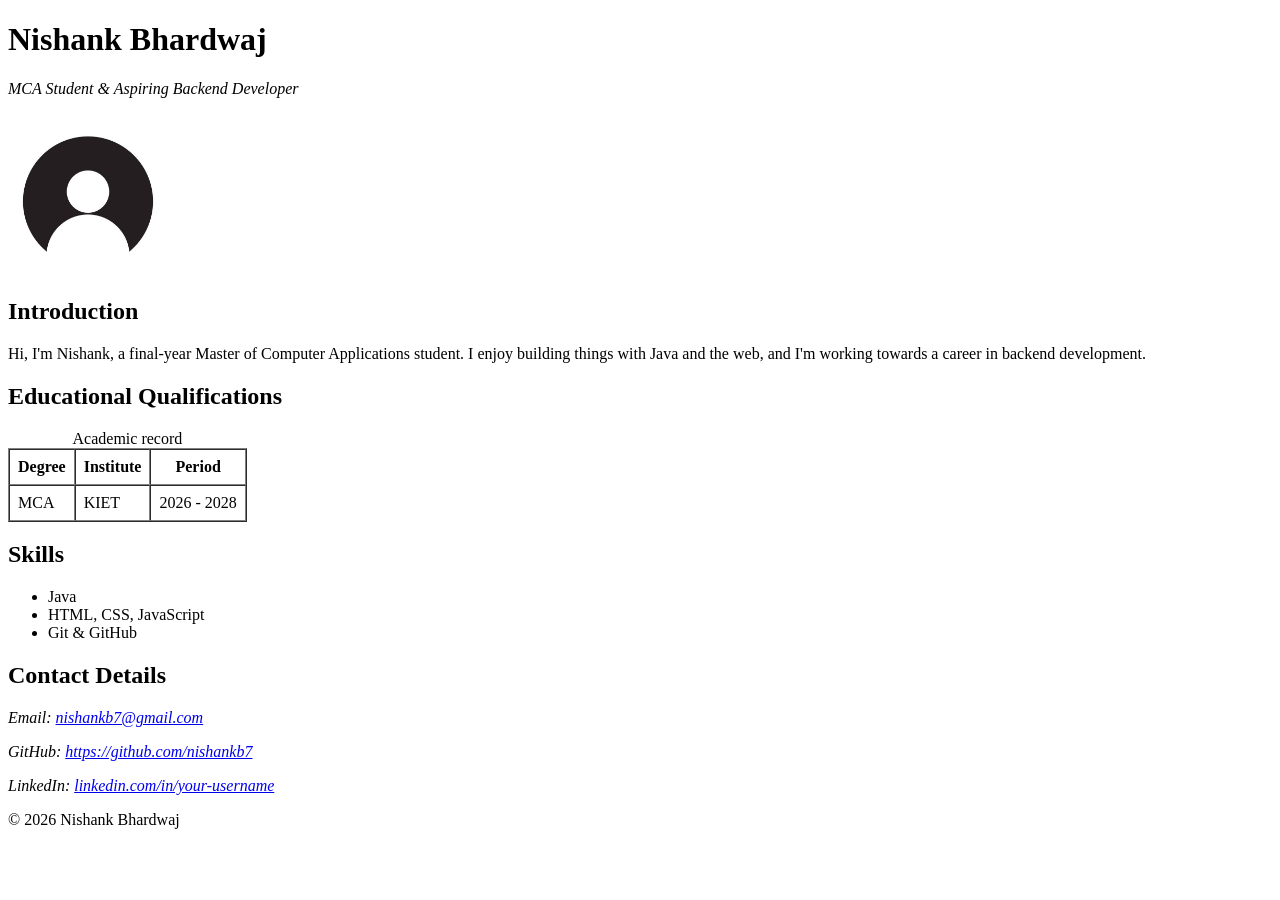
<file: q01-profile/index.html>
<!DOCTYPE html>
<html lang="en">
<head>
  <meta charset="UTF-8">
  <meta name="viewport" content="width=device-width, initial-scale=1.0">
  <meta name="description" content="Personal profile of Nishank Bhardwaj, MCA student: introduction, education and contact details.">
  <meta name="keywords" content="Nishank Bhardwaj, profile, MCA, student, developer">
  <meta name="author" content="Nishank Bhardwaj">
  <title>Nishank Bhardwaj | Personal Profile</title>
</head>
<body>

  <header>
    <h1>Nishank Bhardwaj</h1>
    <p><em>MCA Student &amp; Aspiring Backend Developer</em></p>
    <img src="profile.jpg" alt="Portrait of Nishank Bhardwaj" width="160" height="160">
  </header>

  <main>
    <section id="intro">
      <h2>Introduction</h2>
      <article>
        <p>
          Hi, I'm Nishank, a final-year Master of Computer Applications student.
          I enjoy building things with Java and the web, and I'm working towards
          a career in backend development.
        </p>
      </article>
    </section>

    <section id="education">
      <h2>Educational Qualifications</h2>
      <table border="1" cellpadding="8" cellspacing="0">
        <caption>Academic record</caption>
        <thead>
          <tr><th scope="col">Degree</th><th scope="col">Institute</th><th scope="col">Period</th></tr>
        </thead>
        <tbody>
          <tr><td>MCA</td><td>KIET</td><td>2026 - 2028</td></tr>
        </tbody>
      </table>
    </section>

    <section id="skills">
      <h2>Skills</h2>
      <article>
        <ul>
          <li>Java</li>
          <li>HTML, CSS, JavaScript</li>
          <li>Git &amp; GitHub</li>
        </ul>
      </article>
    </section>

    <section id="contact">
      <h2>Contact Details</h2>
      <address>
        <p>Email: <a href="mailto:nishankb7@gmail.com">nishankb7@gmail.com</a></p>
        <p>GitHub: <a href="https://github.com/nishankb7" target="_blank" rel="noopener">https://github.com/nishankb7</a></p>
        <p>LinkedIn: <a href="https://www.linkedin.com/in/nishank-bhardwaj-39595417a/" target="_blank" rel="noopener">linkedin.com/in/your-username</a></p>
      </address>
    </section>
  </main>

  <footer>
    <p>&copy; 2026 Nishank Bhardwaj</p>
  </footer>

</body>
</html>
</file>
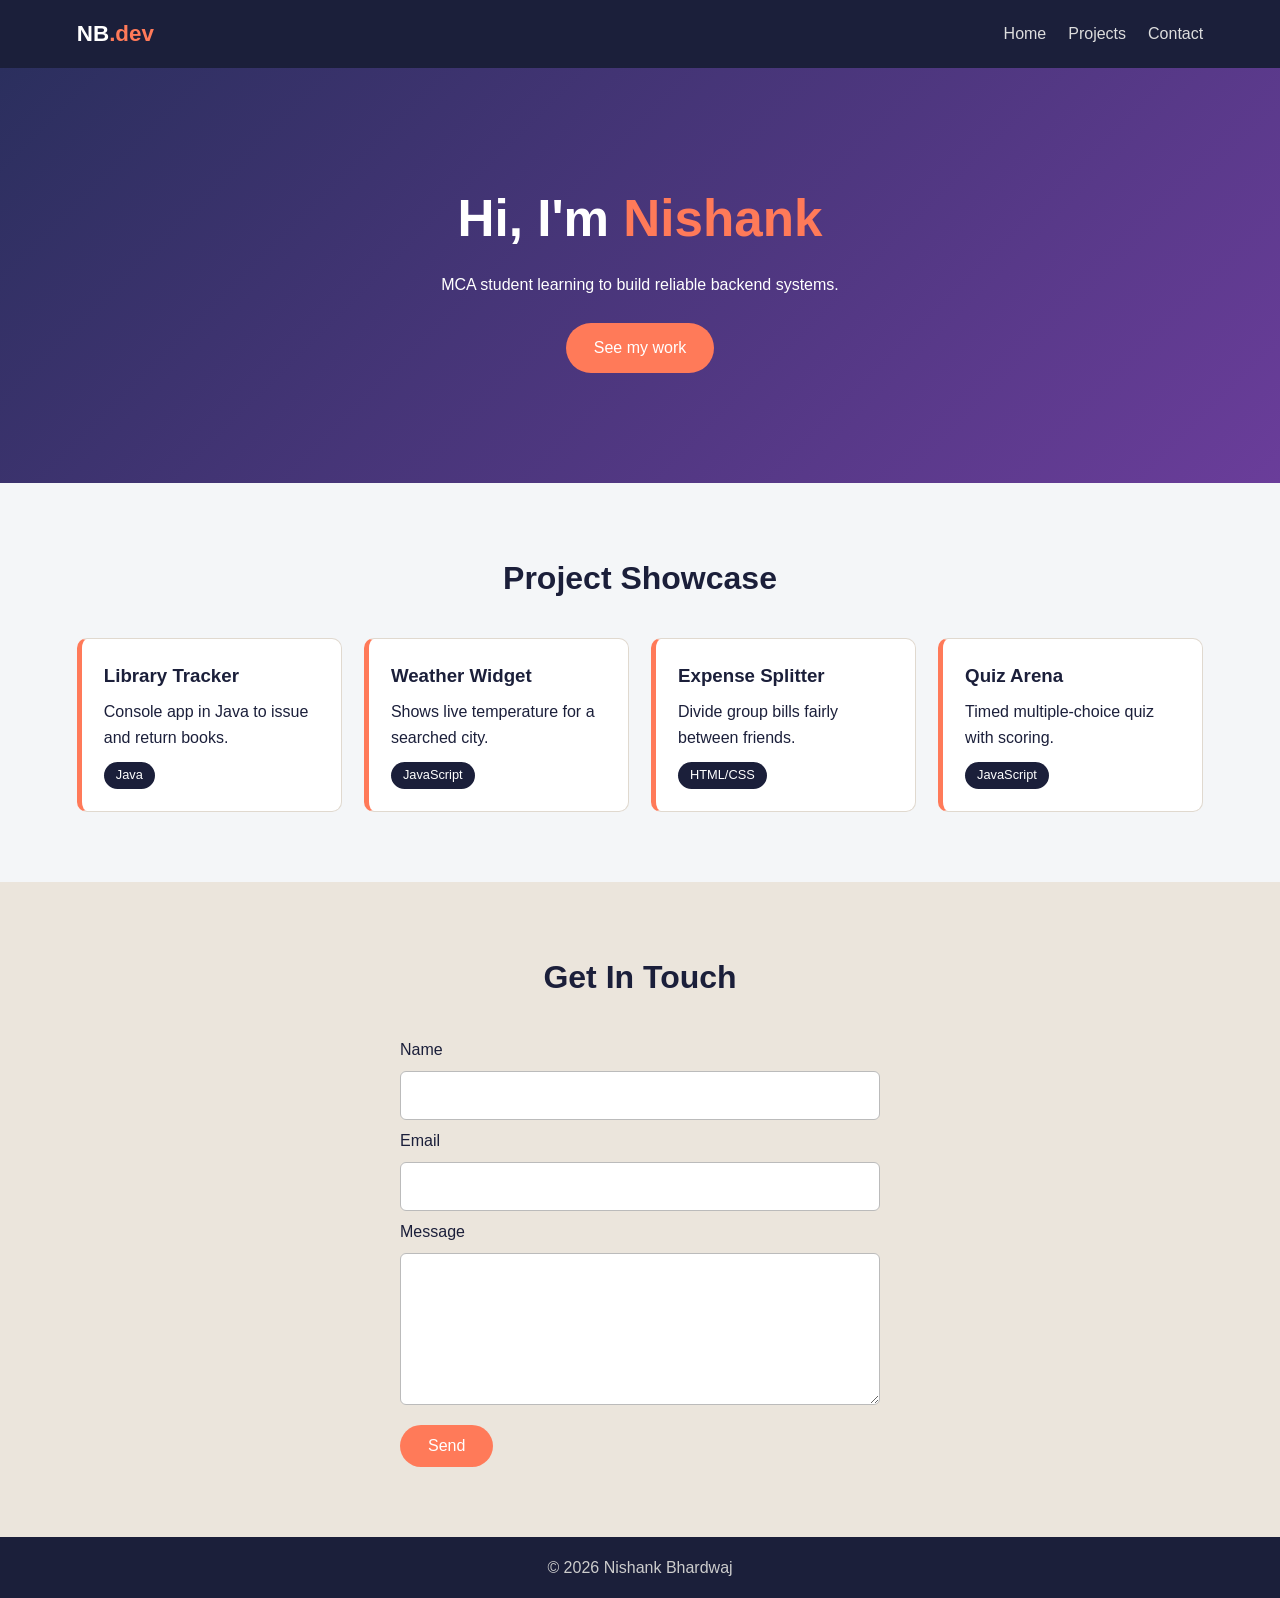
<file: q03-portfolio/index.html>
<!DOCTYPE html>
<html lang="en">
<head>
  <meta charset="UTF-8">
  <meta name="viewport" content="width=device-width, initial-scale=1.0">
  <title>Nishank Bhardwaj | Portfolio</title>
  <link rel="stylesheet" href="style.css">
</head>
<body>
  <header class="topbar">
    <a href="#top" class="brand">NB<span>.dev</span></a>
    <nav>
      <ul class="menu">
        <li><a href="#top">Home</a></li>
        <li><a href="#work">Projects</a></li>
        <li><a href="#reach-me">Contact</a></li>
      </ul>
    </nav>
  </header>

  <section class="banner" id="top">
    <h1>Hi, I'm <em>Nishank</em></h1>
    <p>MCA student learning to build reliable backend systems.</p>
    <a class="btn" href="#work">See my work</a>
  </section>

  <section class="block" id="work">
    <h2>Project Showcase</h2>
    <div class="gallery">
      <article class="tile">
        <h3>Library Tracker</h3>
        <p>Console app in Java to issue and return books.</p>
        <span class="tag">Java</span>
      </article>
      <article class="tile">
        <h3>Weather Widget</h3>
        <p>Shows live temperature for a searched city.</p>
        <span class="tag">JavaScript</span>
      </article>
      <article class="tile">
        <h3>Expense Splitter</h3>
        <p>Divide group bills fairly between friends.</p>
        <span class="tag">HTML/CSS</span>
      </article>
      <article class="tile">
        <h3>Quiz Arena</h3>
        <p>Timed multiple-choice quiz with scoring.</p>
        <span class="tag">JavaScript</span>
      </article>
    </div>
  </section>

  <section class="block alt" id="reach-me">
    <h2>Get In Touch</h2>
    <form class="contact-form" onsubmit="event.preventDefault(); alert('Thanks! (demo form)'); this.reset();">
      <label for="n">Name</label>
      <input id="n" type="text" required>
      <label for="e">Email</label>
      <input id="e" type="email" required>
      <label for="m">Message</label>
      <textarea id="m" rows="5" required></textarea>
      <button type="submit" class="btn">Send</button>
    </form>
  </section>

  <footer class="foot">&copy; 2026 Nishank Bhardwaj</footer>
</body>
</html>
</file>
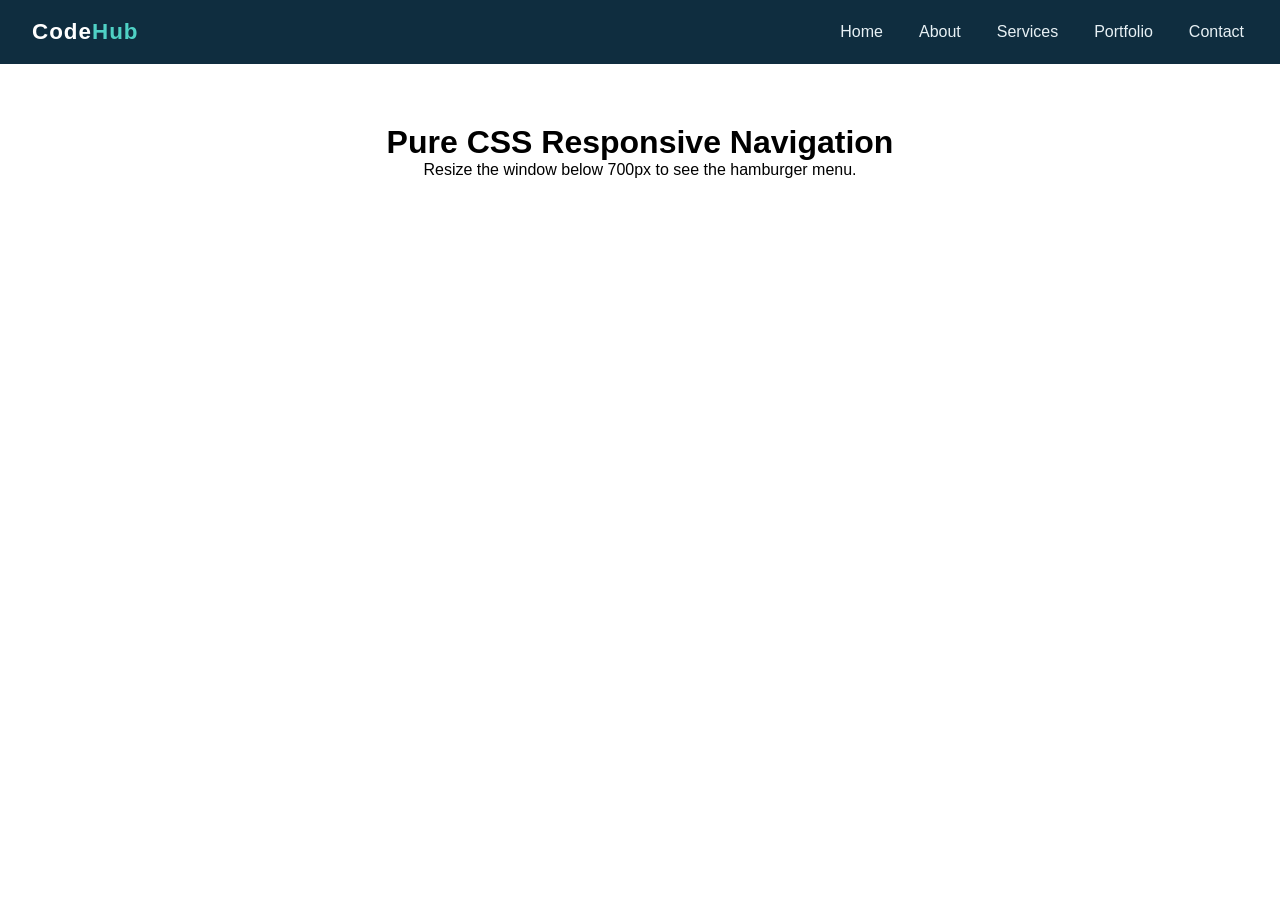
<file: q04-navbar/index.html>
<!DOCTYPE html>
<html lang="en">
<head>
  <meta charset="UTF-8">
  <meta name="viewport" content="width=device-width, initial-scale=1.0">
  <title>Responsive Navbar</title>
  <style>
    * { margin:0; padding:0; box-sizing:border-box; }
    body { font-family:Verdana, sans-serif; }

    .navbar {
      position:relative;
      display:flex; justify-content:space-between; align-items:center;
      padding:0 32px; height:64px;
      background:#0f2d3f; color:#fff;
    }
    .site-title { font-size:1.4rem; font-weight:bold; letter-spacing:1px; }
    .site-title b { color:#4fd1c5; }

    .links { display:flex; gap:28px; list-style:none; }
    .links a { color:#e8f1f5; text-decoration:none; padding:8px 4px; transition:color .25s, border-color .25s; border-bottom:2px solid transparent; }
    .links a:hover { color:#4fd1c5; border-bottom-color:#4fd1c5; }

    #toggle { display:none; }
    .burger { display:none; cursor:pointer; flex-direction:column; gap:5px; }
    .burger span { width:26px; height:3px; background:#fff; border-radius:2px; }

    @media (max-width:700px) {
      .navbar { padding:0 18px; }
      .burger { display:flex; }
      .links {
        display:none; flex-direction:column; gap:0;
        position:absolute; top:64px; left:0; right:0;
        background:#143a50; text-align:center;
      }
      .links li a { display:block; padding:16px; border-bottom:1px solid #1e4d68; }
      #toggle:checked ~ .links { display:flex; }
    }

    .hero { padding:60px 32px; text-align:center; }
  </style>
</head>
<body>
  <nav class="navbar">
    <div class="site-title">Code<b>Hub</b></div>

    <input type="checkbox" id="toggle">
    <label for="toggle" class="burger" aria-label="Toggle menu"><span></span><span></span><span></span></label>

    <ul class="links">
      <li><a href="#">Home</a></li>
      <li><a href="#">About</a></li>
      <li><a href="#">Services</a></li>
      <li><a href="#">Portfolio</a></li>
      <li><a href="#">Contact</a></li>
    </ul>
  </nav>

  <main class="hero">
    <h1>Pure CSS Responsive Navigation</h1>
    <p>Resize the window below 700px to see the hamburger menu.</p>
  </main>
</body>
</html>
</file>
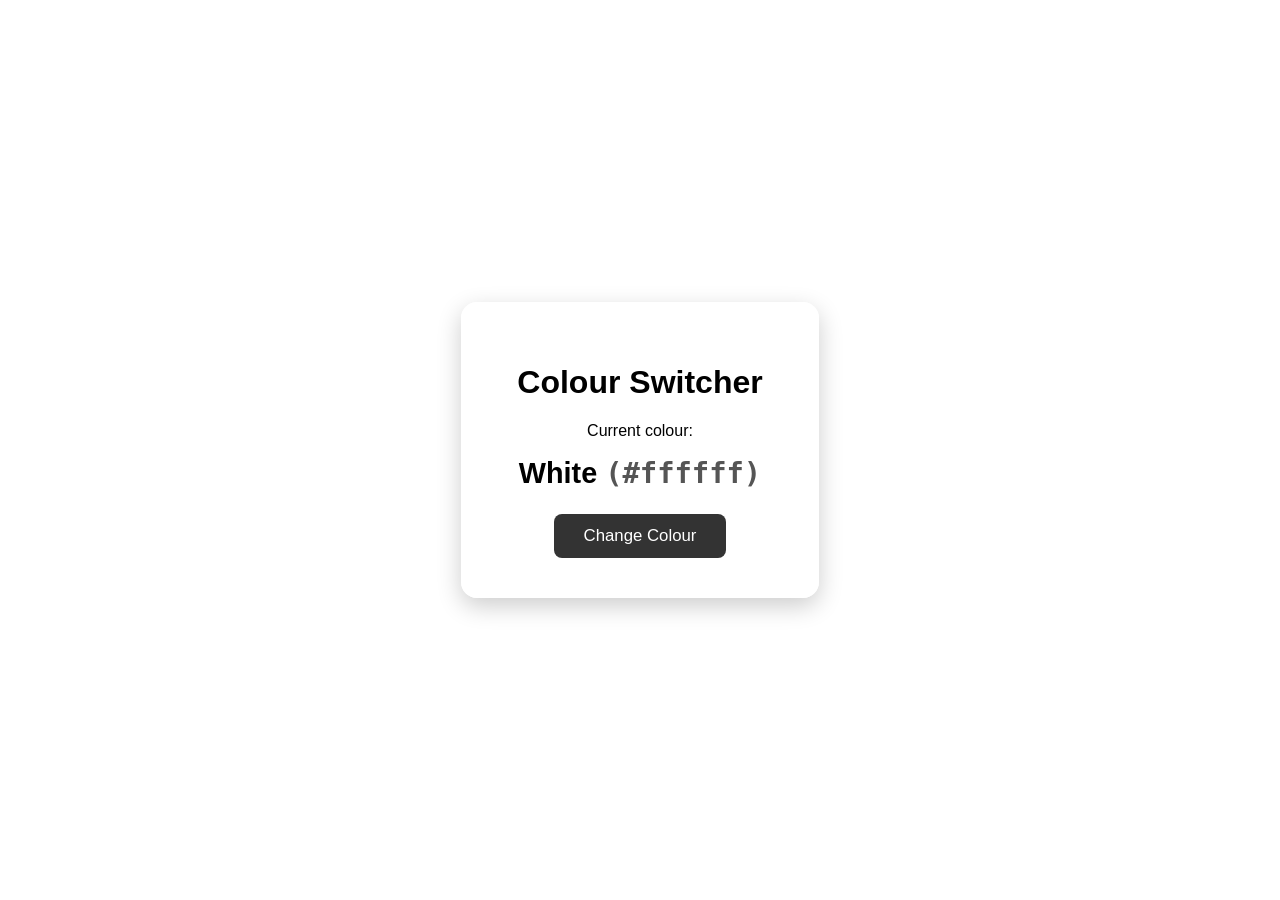
<file: q05-color-changer/index.html>
<!DOCTYPE html>
<html lang="en">
<head>
  <meta charset="UTF-8">
  <meta name="viewport" content="width=device-width, initial-scale=1.0">
  <title>Colour Switcher</title>
  <style>
    body { margin:0; min-height:100vh; display:grid; place-items:center; font-family:"Trebuchet MS", sans-serif; background:#ffffff; transition:background .6s; }
    .panel { background:rgba(255,255,255,.85); padding:40px 56px; border-radius:16px; text-align:center; box-shadow:0 8px 24px rgba(0,0,0,.2); }
    #label { font-size:1.8rem; font-weight:bold; margin:16px 0 24px; }
    #hex { font-family:monospace; color:#555; }
    button { padding:12px 30px; font-size:1.05rem; border:0; border-radius:8px; background:#333; color:#fff; cursor:pointer; }
    button:hover { background:#000; }
  </style>
</head>
<body>
  <div class="panel">
    <h1>Colour Switcher</h1>
    <p>Current colour:</p>
    <div id="label">White <span id="hex">(#ffffff)</span></div>
    <button id="btn">Change Colour</button>
  </div>

  <script>
    const palette = [
      { name: "Tomato",     code: "#ff6347" },
      { name: "Sky Blue",   code: "#87ceeb" },
      { name: "Lime Green", code: "#32cd32" },
      { name: "Gold",       code: "#ffd700" },
      { name: "Orchid",     code: "#da70d6" },
      { name: "Coral",      code: "#ff7f50" },
      { name: "Teal",       code: "#20b2aa" }
    ];
    let position = -1;

    const label = document.getElementById("label");
    const button = document.getElementById("btn");

    button.addEventListener("click", () => {
      position = (position + 1) % palette.length;
      const { name, code } = palette[position];
      document.body.style.background = code;
      label.innerHTML = `${name} <span id="hex">(${code})</span>`;
    });
  </script>
</body>
</html>
</file>
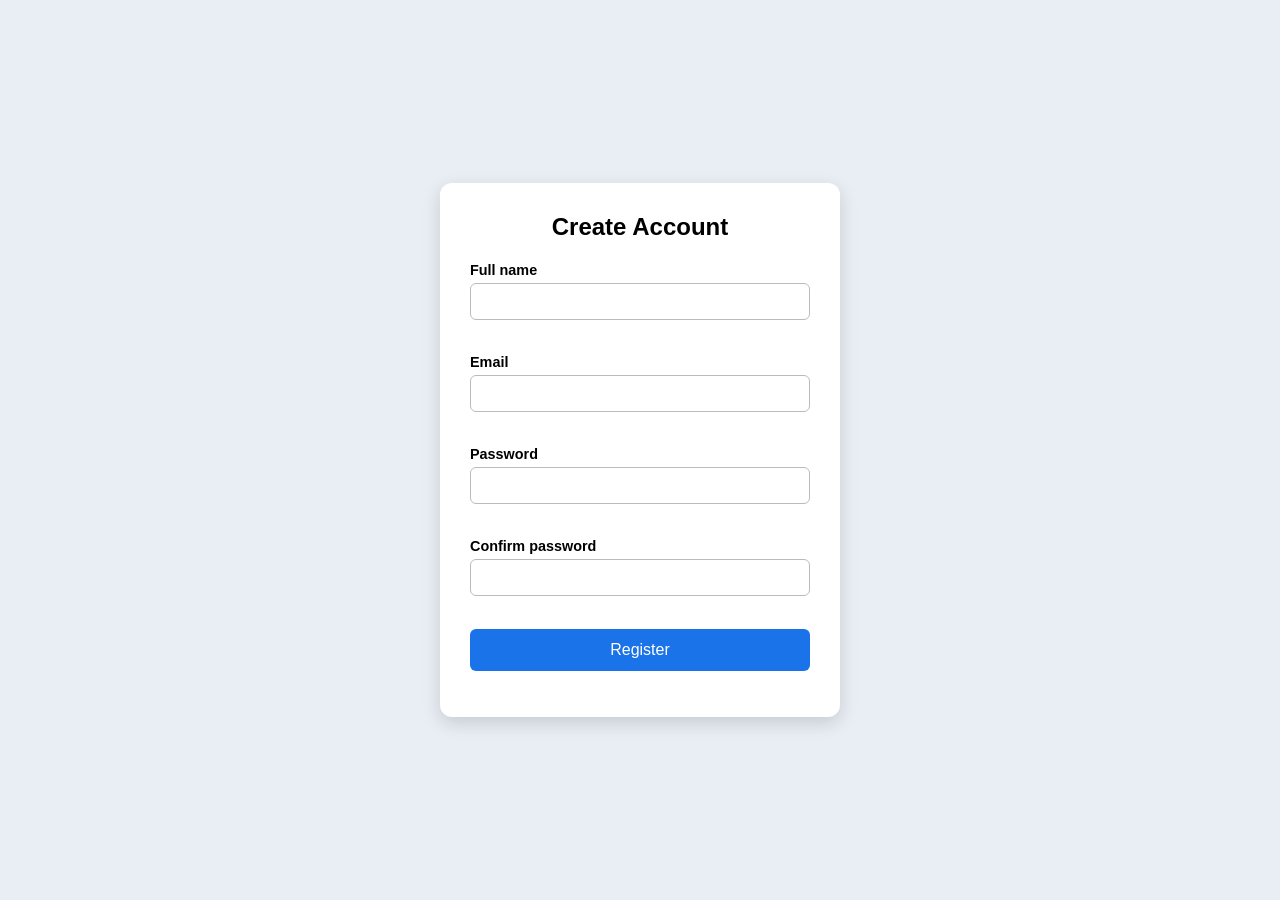
<file: q06-registration/index.html>
<!DOCTYPE html>
<html lang="en">
<head>
  <meta charset="UTF-8">
  <meta name="viewport" content="width=device-width, initial-scale=1.0">
  <title>Sign Up</title>
  <style>
    body { font-family:Arial, sans-serif; background:#e9eef5; display:grid; place-items:center; min-height:100vh; margin:0; }
    form { background:#fff; width:340px; padding:30px; border-radius:12px; box-shadow:0 6px 18px rgba(0,0,0,.15); }
    h2 { text-align:center; margin-top:0; }
    .row { margin-bottom:14px; }
    label { font-size:.9rem; font-weight:bold; }
    input { width:100%; padding:10px; margin-top:4px; border:1px solid #bbb; border-radius:6px; box-sizing:border-box; }
    input.bad { border-color:#d93025; }
    input.good { border-color:#188038; }
    .msg { display:block; min-height:16px; font-size:.8rem; color:#d93025; margin-top:3px; }
    button { width:100%; padding:12px; border:0; border-radius:6px; background:#1a73e8; color:#fff; font-size:1rem; cursor:pointer; }
    #result { text-align:center; margin-top:14px; font-weight:bold; color:#188038; }
  </style>
</head>
<body>
  <form id="signup" novalidate>
    <h2>Create Account</h2>
    <div class="row"><label for="fullName">Full name</label><input id="fullName" type="text"><span class="msg" data-for="fullName"></span></div>
    <div class="row"><label for="mail">Email</label><input id="mail" type="text"><span class="msg" data-for="mail"></span></div>
    <div class="row"><label for="pwd">Password</label><input id="pwd" type="password"><span class="msg" data-for="pwd"></span></div>
    <div class="row"><label for="pwd2">Confirm password</label><input id="pwd2" type="password"><span class="msg" data-for="pwd2"></span></div>
    <button type="submit">Register</button>
    <p id="result"></p>
  </form>

  <script>
    const MIN_LEN = 8;
    const emailRegex = /^[\w.+-]+@[\w-]+(\.[\w-]+)+$/;
    const $ = (id) => document.getElementById(id);

    // each validator returns an error string, or "" when valid
    const rules = {
      fullName: (v) => (v.trim() === "" ? "Name is required" : v.trim().length < 2 ? "Name is too short" : ""),
      mail:     (v) => (v.trim() === "" ? "Email is required" : !emailRegex.test(v.trim()) ? "Enter a valid email address" : ""),
      pwd:      (v) => (v === "" ? "Password is required" : v.length < MIN_LEN ? `Use at least ${MIN_LEN} characters` : ""),
      pwd2:     (v) => (v === "" ? "Please confirm your password" : v !== $("pwd").value ? "Passwords do not match" : "")
    };

    const check = (id) => {
      const error = rules[id]($(id).value);
      document.querySelector(`[data-for="${id}"]`).textContent = error;
      $(id).className = error ? "bad" : "good";
      return error === "";
    };

    // live feedback while typing
    Object.keys(rules).forEach((id) => $(id).addEventListener("input", () => {
      check(id);
      if (id === "pwd" && $("pwd2").value) check("pwd2");
    }));

    $("signup").addEventListener("submit", (e) => {
      e.preventDefault();
      const allOk = Object.keys(rules).map(check).every(Boolean); // run all so every error shows
      $("result").textContent = allOk ? "Account created successfully!" : "";
      if (allOk) {
        e.target.reset();
        document.querySelectorAll("input").forEach((i) => (i.className = ""));
      }
    });
  </script>
</body>
</html>
</file>
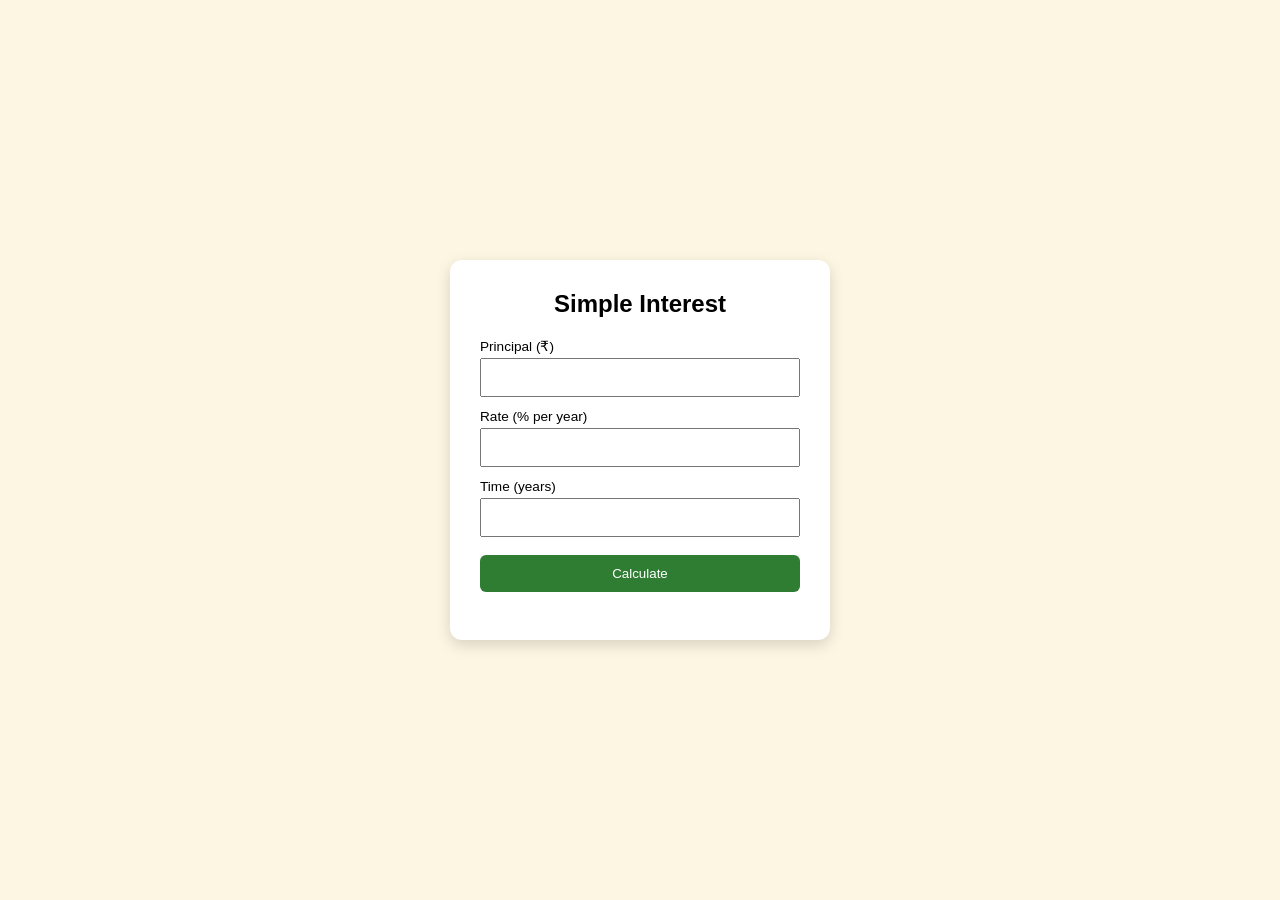
<file: q07-interest/index.html>
<!DOCTYPE html>
<html lang="en">
<head>
  <meta charset="UTF-8">
  <meta name="viewport" content="width=device-width, initial-scale=1.0">
  <title>Simple Interest Calculator</title>
  <style>
    body { font-family:Segoe UI, sans-serif; background:#fdf6e3; display:grid; place-items:center; min-height:100vh; margin:0; }
    .card { background:#fff; padding:30px; width:320px; border-radius:12px; box-shadow:0 5px 15px rgba(0,0,0,.15); }
    h2 { text-align:center; margin-top:0; }
    label { display:block; font-size:.85rem; margin-top:12px; }
    input { width:100%; padding:10px; box-sizing:border-box; margin-top:4px; }
    button { width:100%; margin-top:18px; padding:11px; background:#2e7d32; color:#fff; border:0; border-radius:6px; cursor:pointer; }
    #output { margin-top:18px; text-align:center; font-weight:bold; }
    #output.error { color:#c62828; }
  </style>
</head>
<body>
  <div class="card">
    <h2>Simple Interest</h2>
    <label for="p">Principal (₹)</label><input id="p" type="number" min="0">
    <label for="r">Rate (% per year)</label><input id="r" type="number" min="0" step="any">
    <label for="t">Time (years)</label><input id="t" type="number" min="0" step="any">
    <button id="go">Calculate</button>
    <div id="output"></div>
  </div>
  <script type="module" src="app.js"></script>
</body>
</html>
</file>
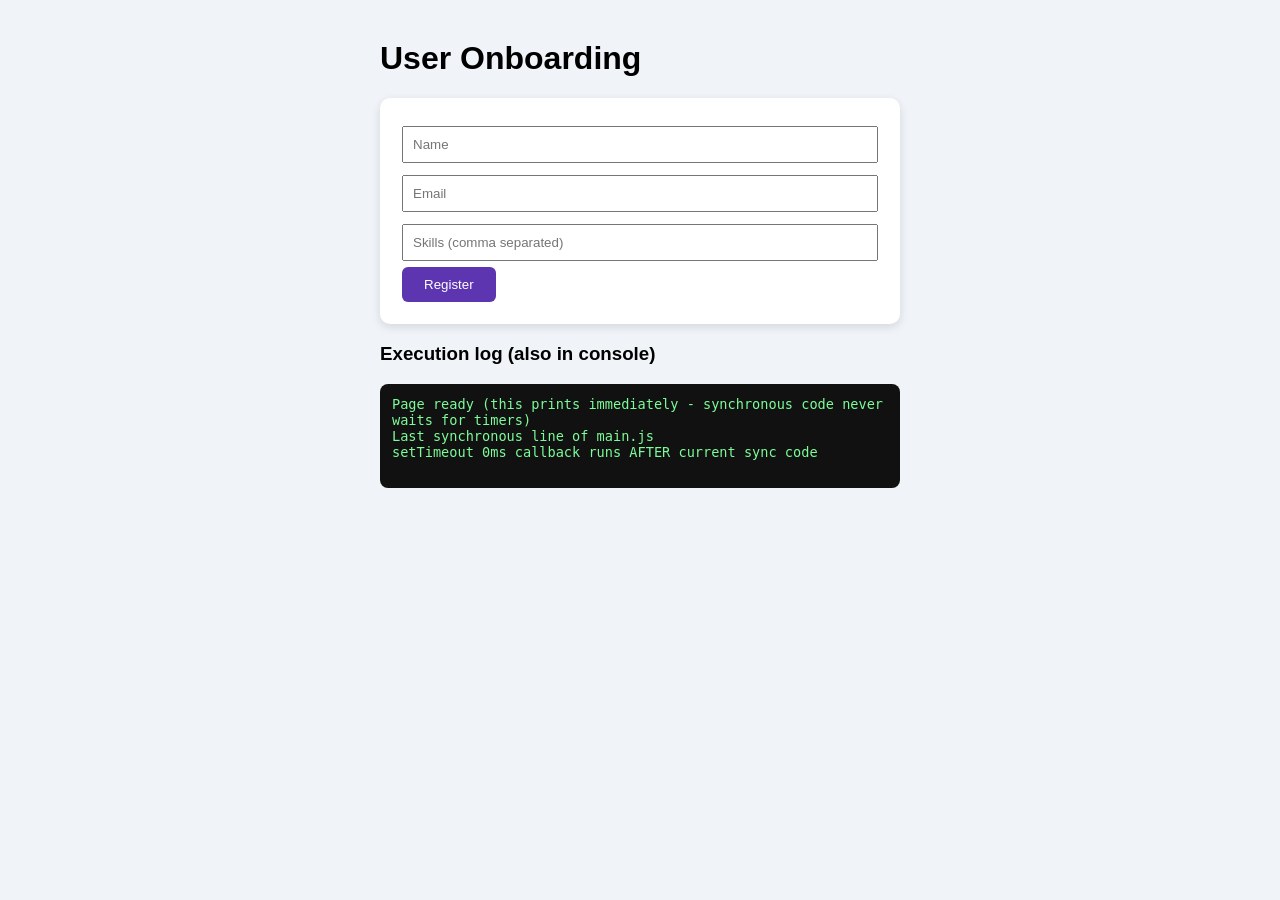
<file: q08-es6-dashboard/index.html>
<!DOCTYPE html>
<html lang="en">
<head>
  <meta charset="UTF-8">
  <meta name="viewport" content="width=device-width, initial-scale=1.0">
  <title>ES6 Registration + Dashboard</title>
  <style>
    body { font-family:Arial, sans-serif; background:#f0f4f8; max-width:520px; margin:40px auto; padding:0 16px; }
    .box { background:#fff; padding:22px; border-radius:10px; box-shadow:0 3px 10px rgba(0,0,0,.12); margin-bottom:18px; }
    input { padding:9px; width:100%; box-sizing:border-box; margin:6px 0; }
    button { padding:10px 22px; background:#5e35b1; color:#fff; border:0; border-radius:6px; cursor:pointer; }
    button:disabled { background:#999; }
    #logs { background:#111; color:#7CFC98; font-family:monospace; font-size:.85rem; padding:12px; border-radius:8px; min-height:80px; white-space:pre-wrap; }
    [hidden] { display:none; }
  </style>
</head>
<body>
  <h1>User Onboarding</h1>

  <div class="box" id="formBox">
    <input id="uName" placeholder="Name">
    <input id="uMail" placeholder="Email">
    <input id="uSkills" placeholder="Skills (comma separated)">
    <button id="submitBtn">Register</button>
  </div>

  <div class="box" id="dash" hidden></div>

  <h3>Execution log (also in console)</h3>
  <div id="logs"></div>

  <script type="module" src="main.js"></script>
</body>
</html>
</file>
<file: q03-portfolio/style.css>
:root { --ink:#1b1f3a; --accent:#ff7a59; --soft:#f6f3ee; --card:#ffffff; }
* { margin:0; padding:0; box-sizing:border-box; }
html { scroll-behavior:smooth; }
body { font-family:"Segoe UI", Tahoma, sans-serif; background:var(--soft); color:var(--ink); line-height:1.6; }

.topbar { display:flex; justify-content:space-between; align-items:center; padding:16px 6%; background:var(--ink); position:sticky; top:0; z-index:10; }
.brand { color:#fff; font-weight:700; font-size:1.4rem; text-decoration:none; }
.brand span { color:var(--accent); }
.menu { display:flex; gap:22px; list-style:none; }
.menu a { color:#ddd; text-decoration:none; padding-bottom:3px; border-bottom:2px solid transparent; transition:.25s; }
.menu a:hover { color:#fff; border-color:var(--accent); }

.banner { text-align:center; padding:110px 6%; color:#fff; background:linear-gradient(135deg,#2b2f5e,#6a3d9a); }
.banner h1 { font-size:clamp(2rem,5vw,3.2rem); }
.banner em { color:var(--accent); font-style:normal; }
.banner p { margin:12px 0 26px; }

.btn { display:inline-block; background:var(--accent); color:#fff; padding:12px 28px; border:none; border-radius:30px; font-size:1rem; cursor:pointer; text-decoration:none; transition:.25s; }
.btn:hover { background:#e5603f; transform:scale(1.05); }

.block { padding:70px 6%; }
.block.alt { background:#ebe5dc; }
.block h2 { text-align:center; margin-bottom:34px; font-size:2rem; }

.gallery { display:grid; grid-template-columns:repeat(auto-fit, minmax(230px, 1fr)); gap:22px; }
.tile { background:var(--card); border:1px solid #e0d9cf; border-left:5px solid var(--accent); border-radius:10px; padding:22px; transition:.3s; }
.tile:hover { transform:translateY(-8px); box-shadow:0 12px 24px rgba(0,0,0,.15); }
.tile h3 { margin-bottom:8px; }
.tag { display:inline-block; margin-top:12px; font-size:.8rem; background:var(--ink); color:#fff; padding:3px 12px; border-radius:20px; }

.contact-form { max-width:480px; margin:auto; display:flex; flex-direction:column; gap:8px; }
.contact-form input, .contact-form textarea { padding:11px; border:1px solid #bbb; border-radius:6px; font:inherit; }
.contact-form input:focus, .contact-form textarea:focus { outline:2px solid var(--accent); }
.contact-form .btn { margin-top:12px; align-self:flex-start; }

.foot { background:var(--ink); color:#ccc; text-align:center; padding:18px; }

@media (max-width:640px) {
  .topbar { flex-direction:column; gap:10px; }
  .banner { padding:70px 6%; }
}

/* Updated color scheme in development branch */
body { background-color: #f4f6f8; }
</file>
